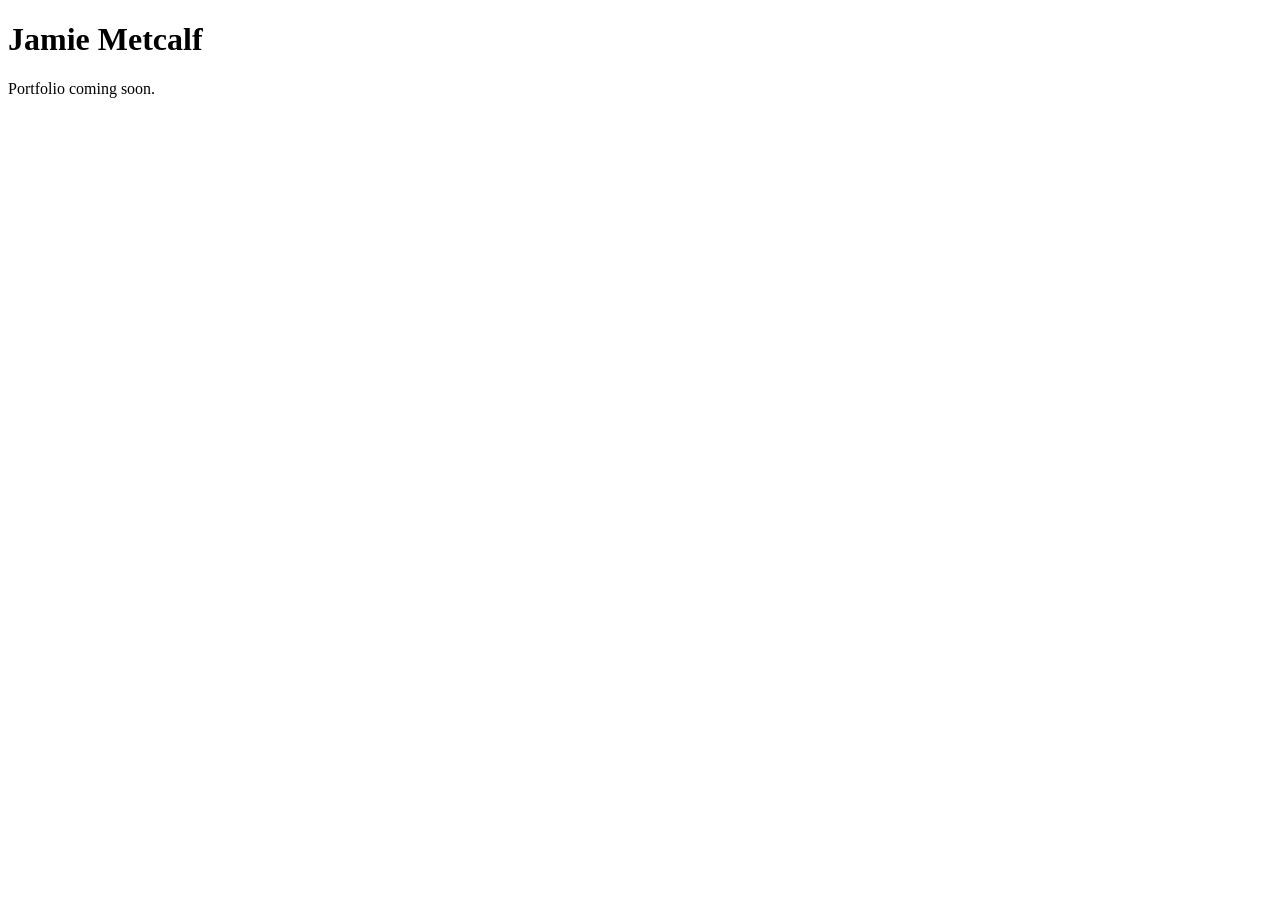
<file: index.html>
<!DOCTYPE html>
<html lang="en">
<head>
  <meta charset="UTF-8">
  <meta name="viewport" content="width=device-width, initial-scale=1.0">
  <title>Jamie Metcalf</title>
</head>
<body>
  <main>
    <h1>Jamie Metcalf</h1>
    <p>Portfolio coming soon.</p>
  </main>
</body>
</html>
</file>
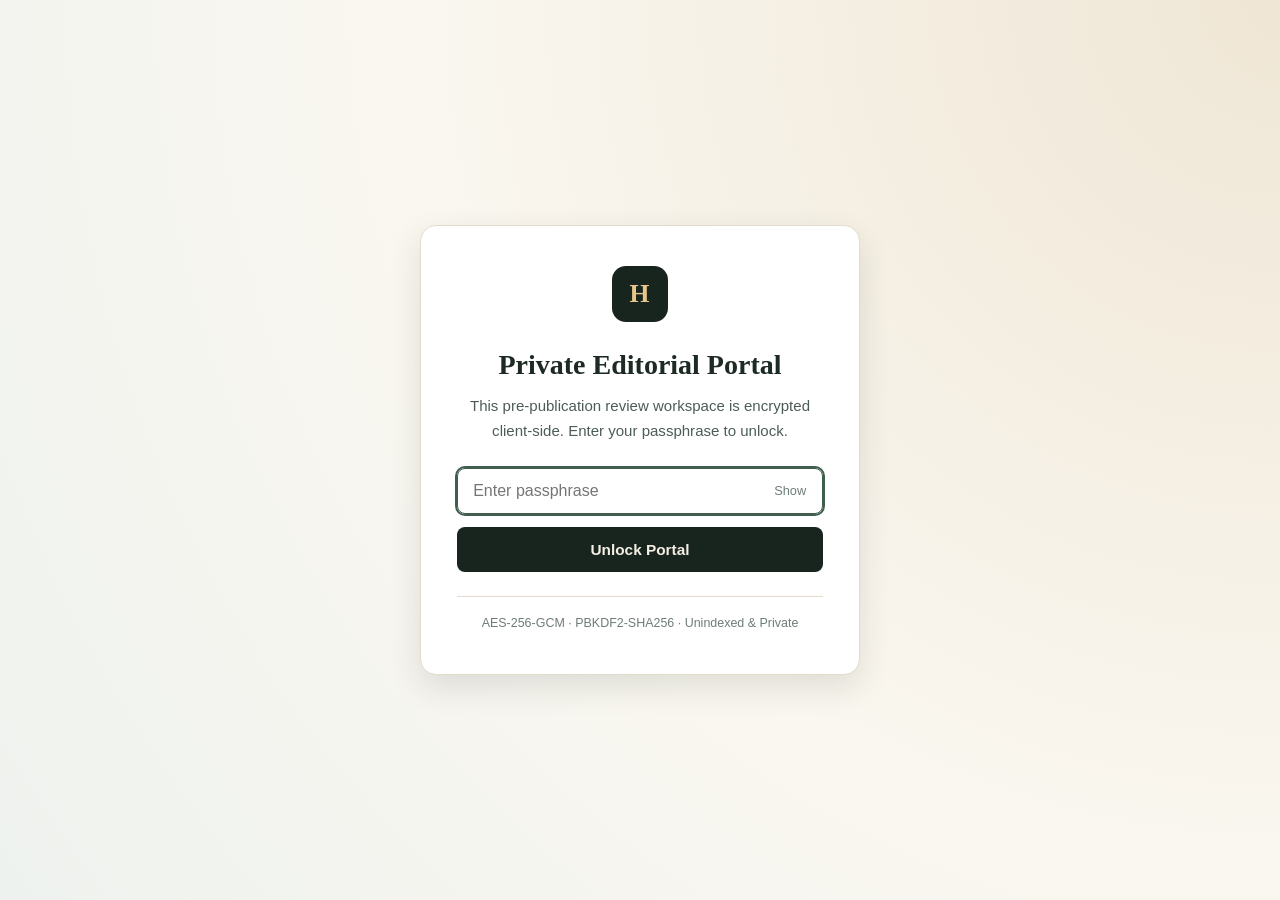
<file: hedged/index.html>
<!DOCTYPE html>
<html lang="en">
<head>
  <meta charset="UTF-8">
  <meta name="viewport" content="width=device-width, initial-scale=1.0">
  <meta name="robots" content="noindex, nofollow, noarchive, nosnippet, noimageindex, noai, noimageai">
  <meta name="googlebot" content="noindex, nofollow, noarchive, nosnippet">
  <meta name="bingbot" content="noindex, nofollow, noarchive, nosnippet">
  <meta name="GPTBot" content="noindex, nofollow">
  <meta name="ClaudeBot" content="noindex, nofollow">
  <meta name="referrer" content="no-referrer">
  <title>Private Editorial Portal</title>
  <link rel="stylesheet" href="./assets/styles.css">
</head>
<body data-page="portal" data-base-path=".">
  <div id="app">
    <div class="lock-screen">
      <div class="lock-card">
        <div class="lock-emblem">H</div>
        <h1>Loading Private Portal…</h1>
        <noscript><p>JavaScript and Web Crypto API are required to decrypt this private portal.</p></noscript>
      </div>
    </div>
  </div>
  <script type="module" src="./assets/app.js"></script>
</body>
</html>
</file>
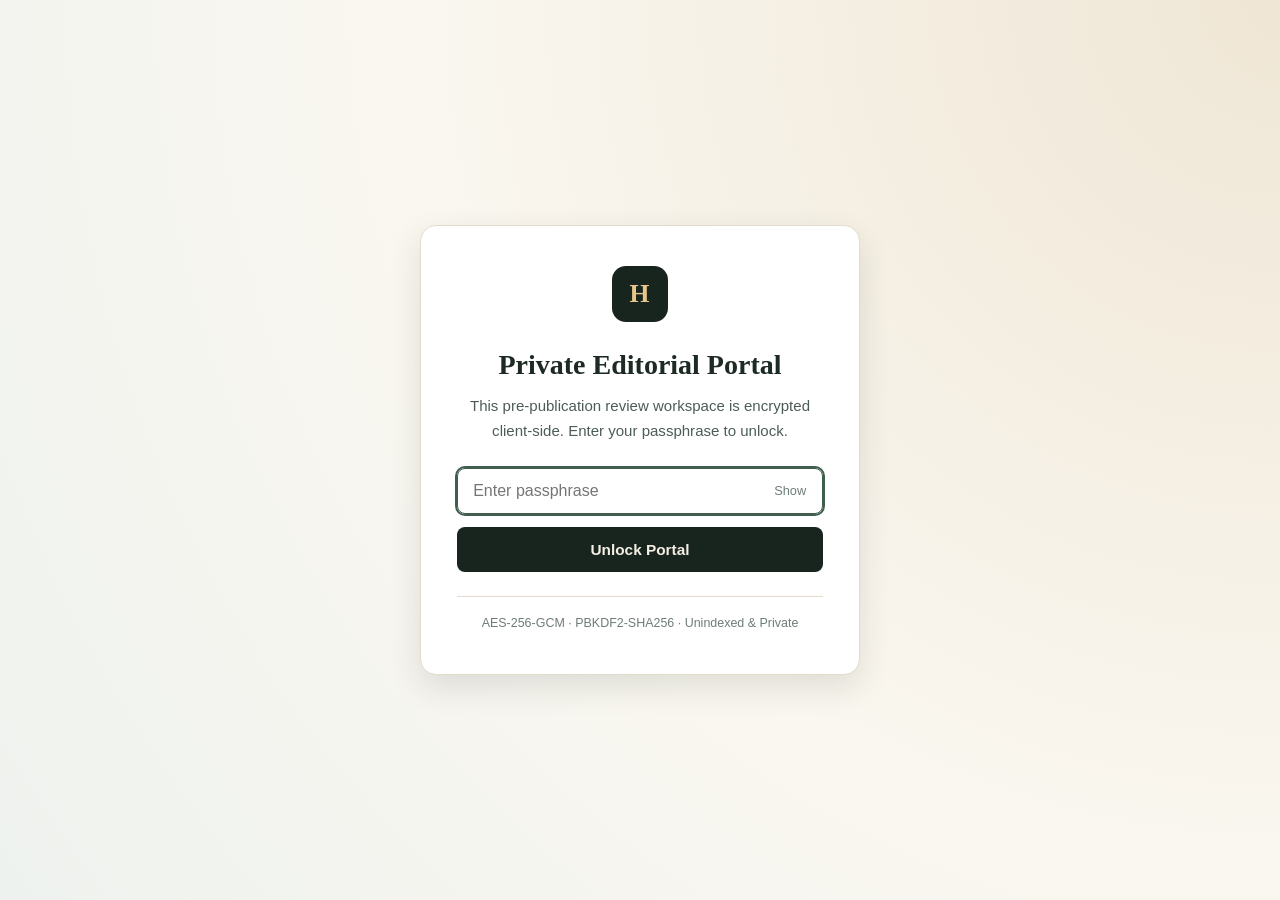
<file: hedged/reviewers/01-martha.html>
<!DOCTYPE html>
<html lang="en">
<head>
  <meta charset="UTF-8">
  <meta name="viewport" content="width=device-width, initial-scale=1.0">
  <meta name="robots" content="noindex, nofollow, noarchive, nosnippet, noimageindex, noai, noimageai">
  <meta name="googlebot" content="noindex, nofollow, noarchive, nosnippet">
  <meta name="bingbot" content="noindex, nofollow, noarchive, nosnippet">
  <meta name="GPTBot" content="noindex, nofollow">
  <meta name="ClaudeBot" content="noindex, nofollow">
  <meta name="referrer" content="no-referrer">
  <title>Private Reviewer Portal</title>
  <link rel="stylesheet" href="../assets/styles.css">
</head>
<body data-page="reviewer" data-reviewer-id="01-martha" data-base-path="..">
  <div id="app">
    <div class="lock-screen">
      <div class="lock-card">
        <div class="lock-emblem">H</div>
        <h1>Loading Private Portal…</h1>
        <noscript><p>JavaScript and Web Crypto API are required to decrypt this private portal.</p></noscript>
      </div>
    </div>
  </div>
  <script type="module" src="../assets/app.js"></script>
</body>
</html>
</file>
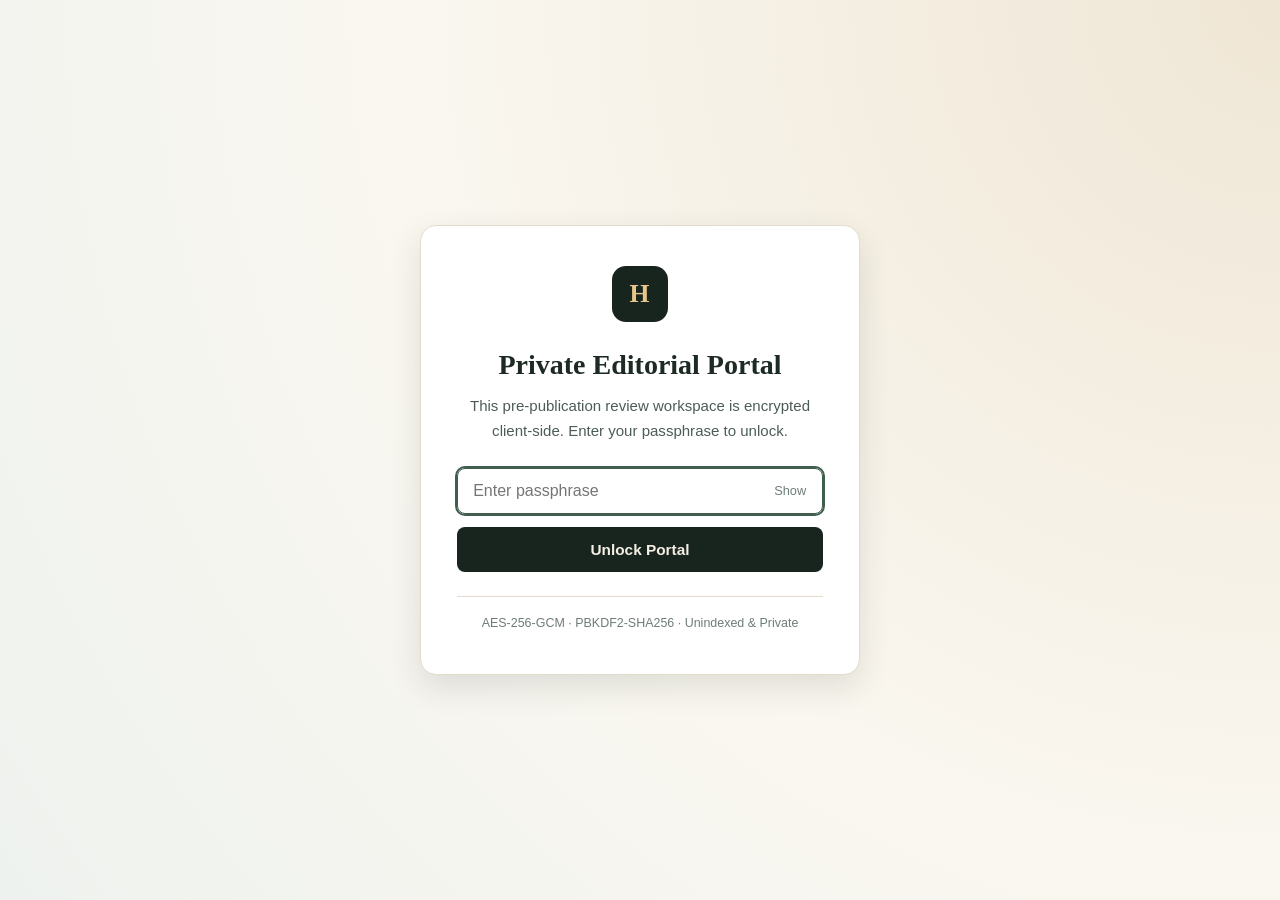
<file: hedged/reviewers/02-rachel.html>
<!DOCTYPE html>
<html lang="en">
<head>
  <meta charset="UTF-8">
  <meta name="viewport" content="width=device-width, initial-scale=1.0">
  <meta name="robots" content="noindex, nofollow, noarchive, nosnippet, noimageindex, noai, noimageai">
  <meta name="googlebot" content="noindex, nofollow, noarchive, nosnippet">
  <meta name="bingbot" content="noindex, nofollow, noarchive, nosnippet">
  <meta name="GPTBot" content="noindex, nofollow">
  <meta name="ClaudeBot" content="noindex, nofollow">
  <meta name="referrer" content="no-referrer">
  <title>Private Reviewer Portal</title>
  <link rel="stylesheet" href="../assets/styles.css">
</head>
<body data-page="reviewer" data-reviewer-id="02-rachel" data-base-path="..">
  <div id="app">
    <div class="lock-screen">
      <div class="lock-card">
        <div class="lock-emblem">H</div>
        <h1>Loading Private Portal…</h1>
        <noscript><p>JavaScript and Web Crypto API are required to decrypt this private portal.</p></noscript>
      </div>
    </div>
  </div>
  <script type="module" src="../assets/app.js"></script>
</body>
</html>
</file>
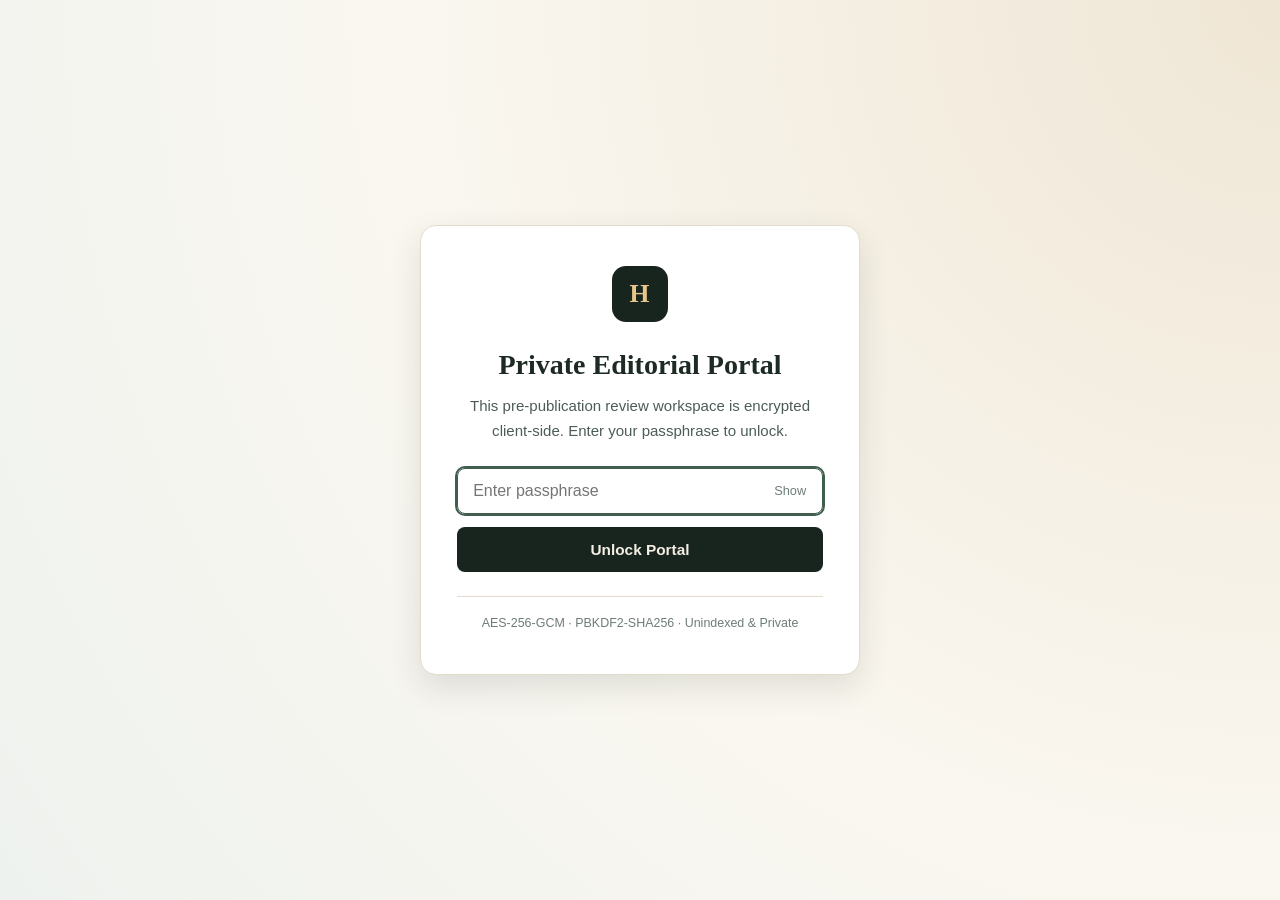
<file: hedged/reviewers/03-caleb.html>
<!DOCTYPE html>
<html lang="en">
<head>
  <meta charset="UTF-8">
  <meta name="viewport" content="width=device-width, initial-scale=1.0">
  <meta name="robots" content="noindex, nofollow, noarchive, nosnippet, noimageindex, noai, noimageai">
  <meta name="googlebot" content="noindex, nofollow, noarchive, nosnippet">
  <meta name="bingbot" content="noindex, nofollow, noarchive, nosnippet">
  <meta name="GPTBot" content="noindex, nofollow">
  <meta name="ClaudeBot" content="noindex, nofollow">
  <meta name="referrer" content="no-referrer">
  <title>Private Reviewer Portal</title>
  <link rel="stylesheet" href="../assets/styles.css">
</head>
<body data-page="reviewer" data-reviewer-id="03-caleb" data-base-path="..">
  <div id="app">
    <div class="lock-screen">
      <div class="lock-card">
        <div class="lock-emblem">H</div>
        <h1>Loading Private Portal…</h1>
        <noscript><p>JavaScript and Web Crypto API are required to decrypt this private portal.</p></noscript>
      </div>
    </div>
  </div>
  <script type="module" src="../assets/app.js"></script>
</body>
</html>
</file>
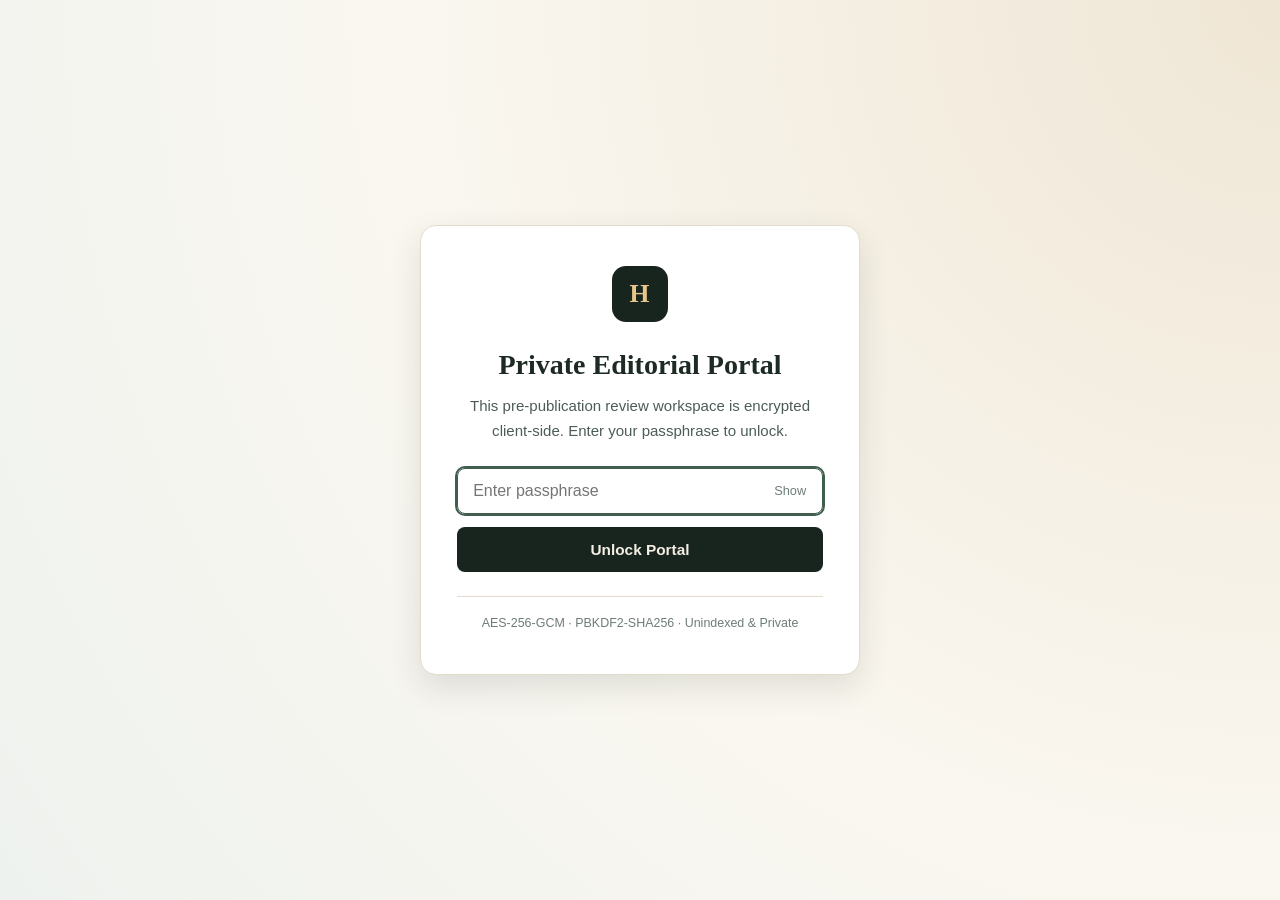
<file: hedged/reviewers/04-chloe.html>
<!DOCTYPE html>
<html lang="en">
<head>
  <meta charset="UTF-8">
  <meta name="viewport" content="width=device-width, initial-scale=1.0">
  <meta name="robots" content="noindex, nofollow, noarchive, nosnippet, noimageindex, noai, noimageai">
  <meta name="googlebot" content="noindex, nofollow, noarchive, nosnippet">
  <meta name="bingbot" content="noindex, nofollow, noarchive, nosnippet">
  <meta name="GPTBot" content="noindex, nofollow">
  <meta name="ClaudeBot" content="noindex, nofollow">
  <meta name="referrer" content="no-referrer">
  <title>Private Reviewer Portal</title>
  <link rel="stylesheet" href="../assets/styles.css">
</head>
<body data-page="reviewer" data-reviewer-id="04-chloe" data-base-path="..">
  <div id="app">
    <div class="lock-screen">
      <div class="lock-card">
        <div class="lock-emblem">H</div>
        <h1>Loading Private Portal…</h1>
        <noscript><p>JavaScript and Web Crypto API are required to decrypt this private portal.</p></noscript>
      </div>
    </div>
  </div>
  <script type="module" src="../assets/app.js"></script>
</body>
</html>
</file>
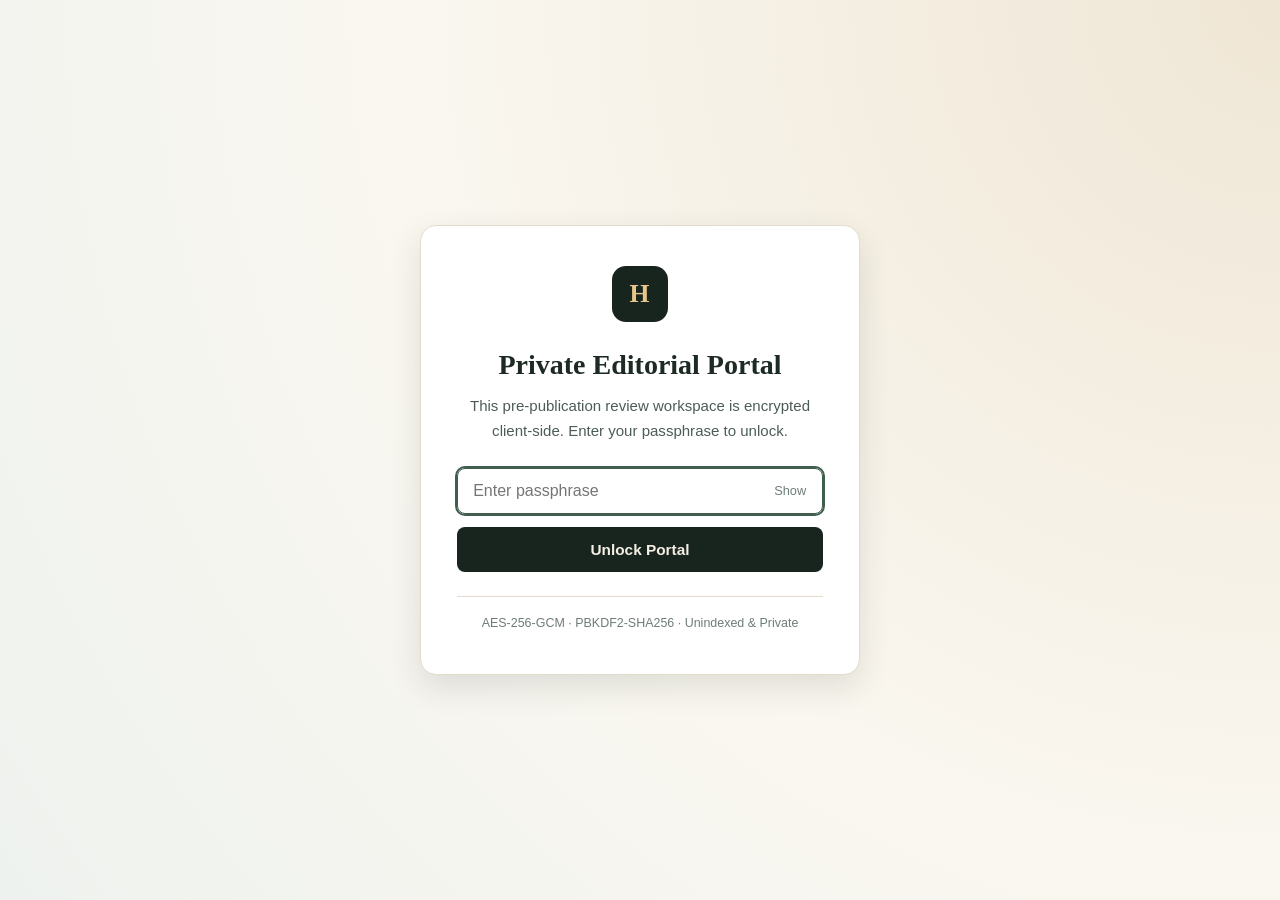
<file: hedged/reviewers/05-graham.html>
<!DOCTYPE html>
<html lang="en">
<head>
  <meta charset="UTF-8">
  <meta name="viewport" content="width=device-width, initial-scale=1.0">
  <meta name="robots" content="noindex, nofollow, noarchive, nosnippet, noimageindex, noai, noimageai">
  <meta name="googlebot" content="noindex, nofollow, noarchive, nosnippet">
  <meta name="bingbot" content="noindex, nofollow, noarchive, nosnippet">
  <meta name="GPTBot" content="noindex, nofollow">
  <meta name="ClaudeBot" content="noindex, nofollow">
  <meta name="referrer" content="no-referrer">
  <title>Private Reviewer Portal</title>
  <link rel="stylesheet" href="../assets/styles.css">
</head>
<body data-page="reviewer" data-reviewer-id="05-graham" data-base-path="..">
  <div id="app">
    <div class="lock-screen">
      <div class="lock-card">
        <div class="lock-emblem">H</div>
        <h1>Loading Private Portal…</h1>
        <noscript><p>JavaScript and Web Crypto API are required to decrypt this private portal.</p></noscript>
      </div>
    </div>
  </div>
  <script type="module" src="../assets/app.js"></script>
</body>
</html>
</file>
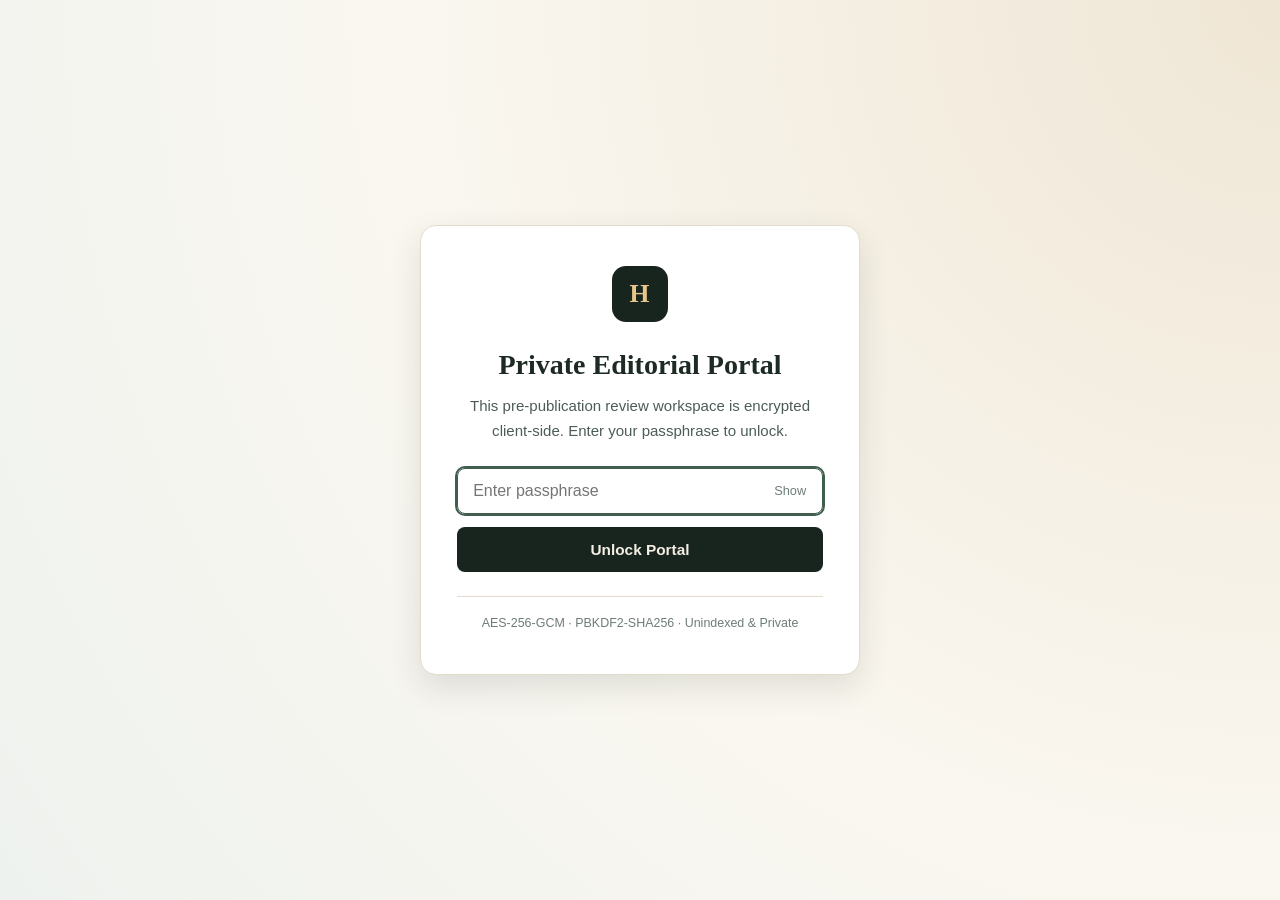
<file: hedged/reviewers/06-devon.html>
<!DOCTYPE html>
<html lang="en">
<head>
  <meta charset="UTF-8">
  <meta name="viewport" content="width=device-width, initial-scale=1.0">
  <meta name="robots" content="noindex, nofollow, noarchive, nosnippet, noimageindex, noai, noimageai">
  <meta name="googlebot" content="noindex, nofollow, noarchive, nosnippet">
  <meta name="bingbot" content="noindex, nofollow, noarchive, nosnippet">
  <meta name="GPTBot" content="noindex, nofollow">
  <meta name="ClaudeBot" content="noindex, nofollow">
  <meta name="referrer" content="no-referrer">
  <title>Private Reviewer Portal</title>
  <link rel="stylesheet" href="../assets/styles.css">
</head>
<body data-page="reviewer" data-reviewer-id="06-devon" data-base-path="..">
  <div id="app">
    <div class="lock-screen">
      <div class="lock-card">
        <div class="lock-emblem">H</div>
        <h1>Loading Private Portal…</h1>
        <noscript><p>JavaScript and Web Crypto API are required to decrypt this private portal.</p></noscript>
      </div>
    </div>
  </div>
  <script type="module" src="../assets/app.js"></script>
</body>
</html>
</file>
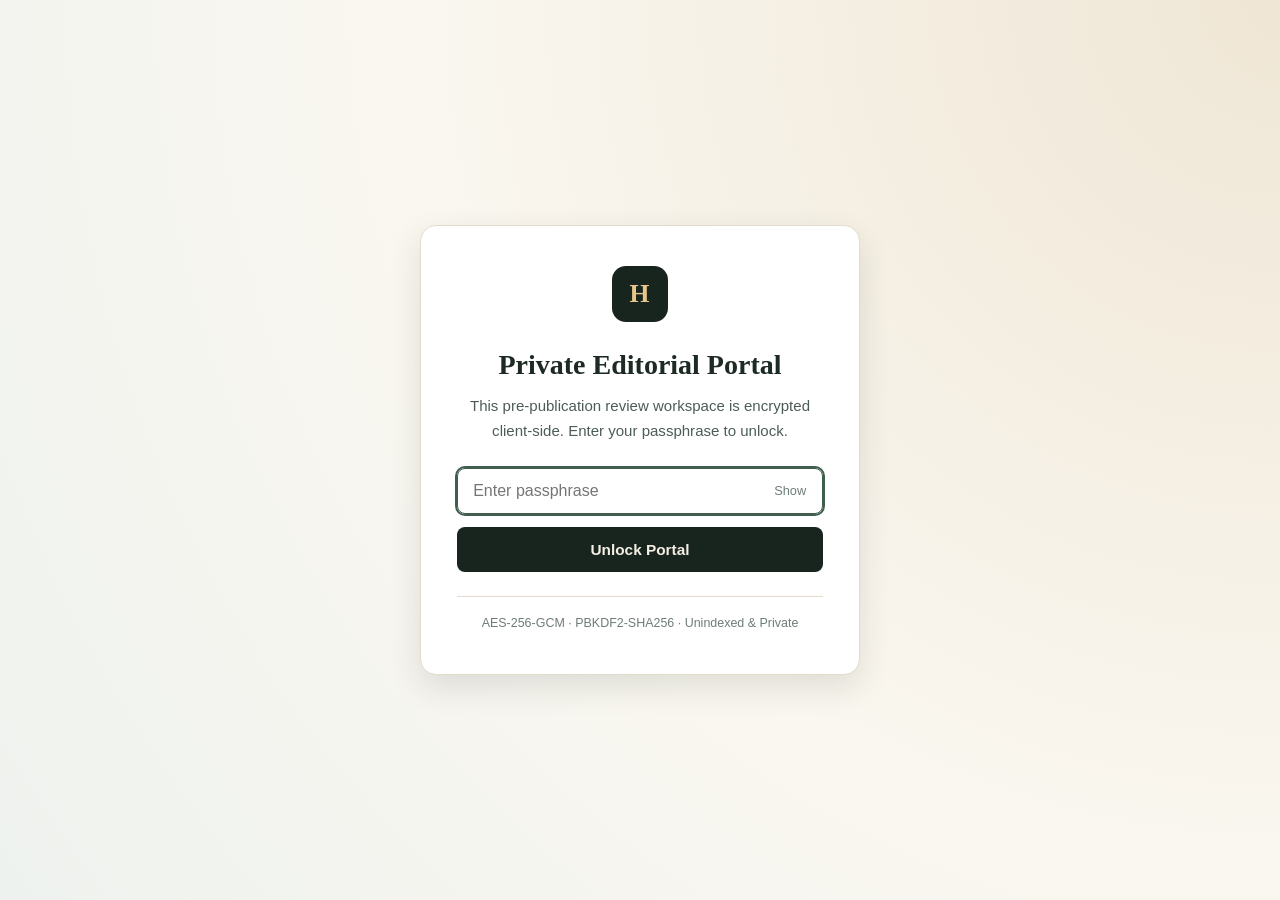
<file: hedged/reviewers/07-evelyn.html>
<!DOCTYPE html>
<html lang="en">
<head>
  <meta charset="UTF-8">
  <meta name="viewport" content="width=device-width, initial-scale=1.0">
  <meta name="robots" content="noindex, nofollow, noarchive, nosnippet, noimageindex, noai, noimageai">
  <meta name="googlebot" content="noindex, nofollow, noarchive, nosnippet">
  <meta name="bingbot" content="noindex, nofollow, noarchive, nosnippet">
  <meta name="GPTBot" content="noindex, nofollow">
  <meta name="ClaudeBot" content="noindex, nofollow">
  <meta name="referrer" content="no-referrer">
  <title>Private Reviewer Portal</title>
  <link rel="stylesheet" href="../assets/styles.css">
</head>
<body data-page="reviewer" data-reviewer-id="07-evelyn" data-base-path="..">
  <div id="app">
    <div class="lock-screen">
      <div class="lock-card">
        <div class="lock-emblem">H</div>
        <h1>Loading Private Portal…</h1>
        <noscript><p>JavaScript and Web Crypto API are required to decrypt this private portal.</p></noscript>
      </div>
    </div>
  </div>
  <script type="module" src="../assets/app.js"></script>
</body>
</html>
</file>
<file: hedged/assets/styles.css>
/* Private Editorial Portal Stylesheet — Zero external CDNs, zero trackers */
:root {
  --bg: #faf7f0;
  --bg-elevated: #ffffff;
  --bg-muted: #f2ece0;
  --bg-sidebar: #18241e;
  --bg-sidebar-hover: #24362d;
  --ink: #1d2b24;
  --ink-soft: #4c5d54;
  --ink-muted: #6e7d75;
  --ink-on-dark: #f4efe4;
  --ink-on-dark-muted: #a6b8ad;
  --border: #e4dccb;
  --border-strong: #cfc3ac;
  --sage: #3f5e4d;
  --sage-soft: #e8f0eb;
  --copper: #b86b2b;
  --copper-soft: #f9ede1;
  --gold: #c88a2e;
  --danger: #9e3a33;
  --danger-soft: #fbeae8;
  --info: #2f5566;
  --info-soft: #e7f0f4;
  --serif: "Iowan Old Style", "Palatino Linotype", "Book Antiqua", Georgia, Cambria, serif;
  --sans: -apple-system, BlinkMacSystemFont, "Segoe UI", Roboto, Oxygen, Ubuntu, sans-serif;
  --mono: ui-monospace, "SFMono-Regular", Menlo, Monaco, Consolas, monospace;
  --radius: 12px;
  --radius-sm: 8px;
  --shadow: 0 2px 10px rgba(29, 43, 36, 0.05);
  --shadow-lg: 0 12px 32px rgba(29, 43, 36, 0.12);
}

*, *::before, *::after { box-sizing: border-box; }

html { scroll-behavior: smooth; }

body {
  margin: 0;
  font-family: var(--sans);
  background: var(--bg);
  color: var(--ink);
  line-height: 1.65;
  -webkit-font-smoothing: antialiased;
}

a { color: var(--sage); text-decoration: none; }
a:hover { text-decoration: underline; }

/* Lock Screen */
.lock-screen {
  min-height: 100vh;
  display: flex;
  align-items: center;
  justify-content: center;
  padding: 2rem 1.25rem;
  background: radial-gradient(circle at top right, #efe6d5 0%, var(--bg) 55%, #eef2ee 100%);
}

.lock-card {
  width: 100%;
  max-width: 440px;
  background: var(--bg-elevated);
  border: 1px solid var(--border);
  border-radius: 16px;
  padding: 2.5rem 2.25rem;
  box-shadow: var(--shadow-lg);
  text-align: center;
}

.lock-emblem {
  width: 56px;
  height: 56px;
  margin: 0 auto 1.25rem;
  border-radius: 14px;
  background: var(--bg-sidebar);
  color: #e6c68a;
  display: flex;
  align-items: center;
  justify-content: center;
  font-family: var(--serif);
  font-size: 1.6rem;
  font-weight: 700;
  letter-spacing: 0.04em;
}

.lock-card h1 {
  font-family: var(--serif);
  font-size: 1.75rem;
  margin: 0 0 0.4rem;
  font-weight: 600;
  color: var(--ink);
}

.lock-card p {
  margin: 0 0 1.5rem;
  font-size: 0.94rem;
  color: var(--ink-soft);
}

.lock-form {
  display: flex;
  flex-direction: column;
  gap: 0.85rem;
  text-align: left;
}

.input-wrap {
  position: relative;
  display: flex;
  align-items: center;
}

.lock-input {
  width: 100%;
  padding: 0.8rem 2.75rem 0.8rem 0.95rem;
  font-size: 1rem;
  border: 1px solid var(--border-strong);
  border-radius: var(--radius-sm);
  background: var(--bg);
  color: var(--ink);
  font-family: var(--sans);
}

.lock-input:focus {
  outline: 2px solid var(--sage);
  border-color: var(--sage);
  background: #fff;
}

.toggle-vis {
  position: absolute;
  right: 0.6rem;
  background: none;
  border: none;
  color: var(--ink-muted);
  cursor: pointer;
  font-size: 0.8rem;
  padding: 0.3rem 0.45rem;
  border-radius: 4px;
}

.toggle-vis:hover { color: var(--ink); background: var(--bg-muted); }

.btn-primary {
  background: var(--bg-sidebar);
  color: var(--ink-on-dark);
  border: none;
  padding: 0.85rem 1.25rem;
  border-radius: var(--radius-sm);
  font-size: 0.96rem;
  font-weight: 600;
  cursor: pointer;
  transition: background 0.15s ease, transform 0.1s ease;
}

.btn-primary:hover { background: var(--sage); }
.btn-primary:disabled { opacity: 0.65; cursor: wait; }

.lock-error {
  color: var(--danger);
  background: var(--danger-soft);
  border: 1px solid #ecc6c2;
  border-radius: var(--radius-sm);
  padding: 0.6rem 0.85rem;
  font-size: 0.88rem;
  display: none;
}

.lock-error.visible { display: block; }

.lock-footnote {
  margin-top: 1.5rem;
  padding-top: 1rem;
  border-top: 1px solid var(--border);
  font-size: 0.78rem;
  color: var(--ink-muted);
}

/* App Shell */
.app-shell {
  display: grid;
  grid-template-columns: 276px minmax(0, 1fr);
  min-height: 100vh;
}

.sidebar {
  background: var(--bg-sidebar);
  color: var(--ink-on-dark);
  padding: 1.5rem 1.15rem;
  position: sticky;
  top: 0;
  height: 100vh;
  overflow-y: auto;
  display: flex;
  flex-direction: column;
  gap: 1.25rem;
  border-right: 1px solid #26382f;
}

.brand {
  padding-bottom: 1rem;
  border-bottom: 1px solid rgba(244, 239, 228, 0.12);
}

.brand-kicker {
  font-size: 0.7rem;
  text-transform: uppercase;
  letter-spacing: 0.12em;
  color: #d9b574;
  font-weight: 600;
}

.brand-title {
  font-family: var(--serif);
  font-size: 1.65rem;
  margin: 0.15rem 0 0.1rem;
  color: #fff;
  font-weight: 600;
}

.brand-sub {
  font-size: 0.8rem;
  color: var(--ink-on-dark-muted);
}

.nav-section-label {
  font-size: 0.68rem;
  text-transform: uppercase;
  letter-spacing: 0.11em;
  color: var(--ink-on-dark-muted);
  margin: 0 0 0.45rem 0.5rem;
  font-weight: 600;
}

.nav-list {
  list-style: none;
  margin: 0;
  padding: 0;
  display: flex;
  flex-direction: column;
  gap: 0.25rem;
}

.nav-link {
  display: flex;
  align-items: center;
  gap: 0.65rem;
  padding: 0.55rem 0.65rem;
  border-radius: var(--radius-sm);
  color: var(--ink-on-dark);
  font-size: 0.88rem;
  transition: background 0.15s ease;
}

.nav-link:hover {
  background: var(--bg-sidebar-hover);
  text-decoration: none;
}

.nav-link.active {
  background: var(--sage);
  color: #fff;
  font-weight: 600;
}

.nav-avatar {
  width: 26px;
  height: 26px;
  border-radius: 7px;
  display: inline-flex;
  align-items: center;
  justify-content: center;
  font-size: 0.72rem;
  font-weight: 700;
  color: #fff;
  flex-shrink: 0;
}

.nav-meta {
  flex: 1;
  min-width: 0;
  display: flex;
  flex-direction: column;
  line-height: 1.25;
}

.nav-name {
  white-space: nowrap;
  overflow: hidden;
  text-overflow: ellipsis;
}

.nav-role {
  font-size: 0.7rem;
  color: var(--ink-on-dark-muted);
  white-space: nowrap;
  overflow: hidden;
  text-overflow: ellipsis;
}

.nav-star {
  font-size: 0.76rem;
  font-weight: 700;
  color: #e6c68a;
  flex-shrink: 0;
}

.sidebar-footer {
  margin-top: auto;
  padding-top: 1rem;
  border-top: 1px solid rgba(244, 239, 228, 0.12);
  display: flex;
  flex-direction: column;
  gap: 0.55rem;
}

.progress-pill {
  font-size: 0.78rem;
  color: var(--ink-on-dark-muted);
  background: rgba(255, 255, 255, 0.06);
  padding: 0.5rem 0.7rem;
  border-radius: var(--radius-sm);
}

.btn-ghost-dark {
  background: rgba(255, 255, 255, 0.08);
  color: var(--ink-on-dark);
  border: 1px solid rgba(255, 255, 255, 0.16);
  border-radius: var(--radius-sm);
  padding: 0.55rem 0.8rem;
  font-size: 0.82rem;
  cursor: pointer;
  font-weight: 500;
}

.btn-ghost-dark:hover { background: rgba(255, 255, 255, 0.16); }

/* Mobile Header */
.mobile-bar {
  display: none;
  position: sticky;
  top: 0;
  z-index: 40;
  background: var(--bg-sidebar);
  color: #fff;
  padding: 0.75rem 1rem;
  align-items: center;
  justify-content: space-between;
}

.mobile-bar button {
  background: rgba(255, 255, 255, 0.12);
  color: #fff;
  border: 1px solid rgba(255, 255, 255, 0.2);
  border-radius: 6px;
  padding: 0.4rem 0.75rem;
  font-size: 0.85rem;
  cursor: pointer;
}

/* Main Content */
.main-content {
  padding: 2.25rem 2.75rem 4rem;
  max-width: 1180px;
  width: 100%;
  margin: 0 auto;
}

.hero {
  margin-bottom: 2rem;
  padding-bottom: 1.5rem;
  border-bottom: 1px solid var(--border);
}

.kicker {
  display: inline-block;
  font-size: 0.74rem;
  text-transform: uppercase;
  letter-spacing: 0.1em;
  font-weight: 700;
  color: var(--copper);
  background: var(--copper-soft);
  padding: 0.22rem 0.65rem;
  border-radius: 999px;
  margin-bottom: 0.75rem;
}

.hero h1 {
  font-family: var(--serif);
  font-size: 2.35rem;
  line-height: 1.18;
  margin: 0 0 0.55rem;
  font-weight: 600;
}

.hero-lead {
  font-size: 1.02rem;
  color: var(--ink-soft);
  max-width: 78ch;
  margin: 0;
}

/* KPI Grid */
.kpi-grid {
  display: grid;
  grid-template-columns: repeat(auto-fit, minmax(175px, 1fr));
  gap: 0.9rem;
  margin: 1.5rem 0;
}

.kpi-card {
  background: var(--bg-elevated);
  border: 1px solid var(--border);
  border-radius: var(--radius);
  padding: 1.1rem 1.2rem;
  box-shadow: var(--shadow);
}

.kpi-label {
  font-size: 0.74rem;
  text-transform: uppercase;
  letter-spacing: 0.08em;
  color: var(--ink-muted);
  font-weight: 600;
}

.kpi-value {
  font-family: var(--serif);
  font-size: 1.85rem;
  font-weight: 700;
  color: var(--ink);
  margin: 0.2rem 0 0.1rem;
}

.kpi-sub {
  font-size: 0.8rem;
  color: var(--ink-soft);
}

.verdict-banner {
  background: linear-gradient(135deg, #f6efe2 0%, #edf3ee 100%);
  border: 1px solid var(--border-strong);
  border-left: 4px solid var(--copper);
  border-radius: var(--radius);
  padding: 1.15rem 1.35rem;
  margin: 1.25rem 0 2.25rem;
}

.verdict-banner strong { color: var(--ink); }

/* Section Headers */
.section-block {
  margin-bottom: 2.75rem;
  scroll-margin-top: 1.5rem;
}

.section-header {
  display: flex;
  flex-wrap: wrap;
  align-items: baseline;
  justify-content: space-between;
  gap: 0.75rem;
  margin-bottom: 1rem;
  border-bottom: 1px solid var(--border);
  padding-bottom: 0.55rem;
}

.section-header h2 {
  font-family: var(--serif);
  font-size: 1.55rem;
  margin: 0;
  font-weight: 600;
}

.section-sub {
  font-size: 0.88rem;
  color: var(--ink-muted);
}

/* Reviewer Cards Grid */
.reviewer-grid {
  display: grid;
  grid-template-columns: repeat(auto-fill, minmax(290px, 1fr));
  gap: 1rem;
}

.reviewer-card {
  display: flex;
  flex-direction: column;
  gap: 0.7rem;
  background: var(--bg-elevated);
  border: 1px solid var(--border);
  border-radius: var(--radius);
  padding: 1.2rem 1.25rem;
  box-shadow: var(--shadow);
  color: inherit;
  transition: transform 0.15s ease, border-color 0.15s ease, box-shadow 0.15s ease;
}

.reviewer-card:hover {
  transform: translateY(-2px);
  border-color: var(--sage);
  box-shadow: var(--shadow-lg);
  text-decoration: none;
}

.rc-top {
  display: flex;
  align-items: center;
  gap: 0.8rem;
}

.rc-avatar {
  width: 44px;
  height: 44px;
  border-radius: 11px;
  color: #fff;
  display: flex;
  align-items: center;
  justify-content: center;
  font-family: var(--serif);
  font-size: 1.15rem;
  font-weight: 700;
  flex-shrink: 0;
}

.rc-name {
  font-family: var(--serif);
  font-size: 1.18rem;
  font-weight: 700;
  color: var(--ink);
  line-height: 1.2;
}

.rc-role {
  font-size: 0.8rem;
  color: var(--ink-soft);
}

.rc-badges {
  display: flex;
  flex-wrap: wrap;
  gap: 0.4rem;
}

.badge {
  display: inline-flex;
  align-items: center;
  gap: 0.25rem;
  font-size: 0.72rem;
  font-weight: 600;
  padding: 0.18rem 0.55rem;
  border-radius: 999px;
}

.badge-icp { background: var(--sage-soft); color: var(--sage); }
.badge-skeptic { background: var(--danger-soft); color: var(--danger); }
.badge-model { background: var(--bg-muted); color: var(--ink-soft); }
.badge-pdf { background: var(--info-soft); color: var(--info); }
.badge-star { background: #fdf3df; color: #9a6416; }

.rc-headline {
  font-family: var(--serif);
  font-style: italic;
  font-size: 0.96rem;
  color: var(--ink);
  margin: 0;
}

.rc-footer {
  margin-top: auto;
  padding-top: 0.65rem;
  border-top: 1px solid var(--bg-muted);
  display: flex;
  justify-content: space-between;
  align-items: center;
  font-size: 0.8rem;
  color: var(--sage);
  font-weight: 600;
}

/* Filter Bar & Triage Table */
.controls-bar {
  display: flex;
  flex-wrap: wrap;
  gap: 0.65rem;
  align-items: center;
  justify-content: space-between;
  margin-bottom: 1rem;
}

.pill-group {
  display: flex;
  flex-wrap: wrap;
  gap: 0.4rem;
}

.filter-pill {
  background: var(--bg-elevated);
  border: 1px solid var(--border-strong);
  color: var(--ink-soft);
  padding: 0.42rem 0.85rem;
  border-radius: 999px;
  font-size: 0.82rem;
  font-weight: 600;
  cursor: pointer;
}

.filter-pill.active {
  background: var(--bg-sidebar);
  color: #fff;
  border-color: var(--bg-sidebar);
}

.search-input {
  padding: 0.45rem 0.85rem;
  border: 1px solid var(--border-strong);
  border-radius: 999px;
  background: var(--bg-elevated);
  font-size: 0.86rem;
  min-width: 230px;
  color: var(--ink);
}

.triage-list {
  display: flex;
  flex-direction: column;
  gap: 0.75rem;
}

.triage-item {
  background: var(--bg-elevated);
  border: 1px solid var(--border);
  border-radius: var(--radius);
  padding: 1rem 1.15rem;
  display: grid;
  grid-template-columns: 28px minmax(0, 1fr);
  gap: 0.85rem;
  align-items: start;
  box-shadow: var(--shadow);
  transition: opacity 0.15s ease;
}

.triage-item.checked {
  opacity: 0.62;
  background: #f6f4ee;
}

.triage-item.checked .triage-title {
  text-decoration: line-through;
}

.triage-check {
  width: 20px;
  height: 20px;
  margin-top: 0.15rem;
  accent-color: var(--sage);
  cursor: pointer;
}

.triage-head {
  display: flex;
  flex-wrap: wrap;
  align-items: center;
  gap: 0.5rem;
  margin-bottom: 0.35rem;
}

.prio-tag {
  font-family: var(--mono);
  font-size: 0.72rem;
  font-weight: 700;
  padding: 0.15rem 0.5rem;
  border-radius: 5px;
}

.prio-P0 { background: var(--danger-soft); color: var(--danger); border: 1px solid #e7bab6; }
.prio-P1 { background: var(--copper-soft); color: #8c4d19; border: 1px solid #e7c9ac; }
.prio-P2 { background: var(--sage-soft); color: var(--sage); border: 1px solid #bfd3c6; }

.triage-title {
  font-weight: 700;
  font-size: 0.95rem;
  color: var(--ink);
}

.triage-consensus {
  margin-left: auto;
  font-size: 0.78rem;
  color: var(--ink-muted);
  font-weight: 600;
}

.triage-evidence {
  font-size: 0.87rem;
  color: var(--ink-soft);
  margin: 0.25rem 0 0.45rem;
}

.triage-rec {
  font-size: 0.88rem;
  color: var(--ink);
  background: var(--bg);
  border-left: 3px solid var(--sage);
  padding: 0.5rem 0.75rem;
  border-radius: 0 6px 6px 0;
}

/* Heatmap */
.heatmap-wrap {
  background: var(--bg-elevated);
  border: 1px solid var(--border);
  border-radius: var(--radius);
  padding: 1.25rem;
  box-shadow: var(--shadow);
  overflow-x: auto;
}

.heatmap-table {
  width: 100%;
  border-collapse: separate;
  border-spacing: 5px;
  font-size: 0.85rem;
}

.heatmap-table th {
  text-align: center;
  font-size: 0.76rem;
  text-transform: uppercase;
  letter-spacing: 0.06em;
  color: var(--ink-muted);
  padding: 0.35rem 0.4rem;
}

.heatmap-table th:first-child { text-align: left; }

.hm-cell {
  text-align: center;
  font-weight: 700;
  border-radius: 7px;
  padding: 0.5rem 0.4rem;
  min-width: 68px;
}

.hm-name {
  font-weight: 600;
  white-space: nowrap;
  padding-right: 0.75rem;
}

.hm-mean-row td {
  border-top: 2px solid var(--border);
  padding-top: 0.6rem;
  font-weight: 700;
}

.sparkline-box {
  margin-top: 1.15rem;
  padding-top: 1rem;
  border-top: 1px solid var(--border);
}

/* Prose / Markdown Card */
.prose-card {
  background: var(--bg-elevated);
  border: 1px solid var(--border);
  border-radius: var(--radius);
  padding: 1.5rem 1.75rem;
  box-shadow: var(--shadow);
}

.md-body h2, .md-body h3, .md-body h4 {
  font-family: var(--serif);
  color: var(--ink);
  margin: 1.35rem 0 0.55rem;
  line-height: 1.25;
}

.md-body h2:first-child, .md-body h3:first-child { margin-top: 0; }

.md-body p { margin: 0 0 0.85rem; color: var(--ink); }

.md-body ul, .md-body ol {
  margin: 0 0 0.95rem;
  padding-left: 1.35rem;
}

.md-body li { margin-bottom: 0.4rem; }

.md-body blockquote {
  margin: 0.9rem 0;
  padding: 0.7rem 1rem;
  background: var(--bg);
  border-left: 3px solid var(--copper);
  color: var(--ink-soft);
  border-radius: 0 8px 8px 0;
}

.md-body code {
  font-family: var(--mono);
  font-size: 0.84em;
  background: var(--bg-muted);
  padding: 0.12rem 0.35rem;
  border-radius: 4px;
}

.md-body table {
  width: 100%;
  border-collapse: collapse;
  margin: 1rem 0;
  font-size: 0.87rem;
}

.md-body th, .md-body td {
  border: 1px solid var(--border);
  padding: 0.55rem 0.7rem;
  text-align: left;
  vertical-align: top;
}

.md-body th {
  background: var(--bg-muted);
  font-weight: 700;
  font-size: 0.8rem;
}

/* Tabs on Reviewer Subpage */
.tab-bar {
  display: flex;
  flex-wrap: wrap;
  gap: 0.4rem;
  border-bottom: 2px solid var(--border);
  margin-bottom: 1.5rem;
}

.tab-btn {
  background: none;
  border: none;
  border-bottom: 3px solid transparent;
  margin-bottom: -2px;
  padding: 0.7rem 1.05rem;
  font-size: 0.92rem;
  font-weight: 600;
  color: var(--ink-muted);
  cursor: pointer;
}

.tab-btn:hover { color: var(--ink); }
.tab-btn.active {
  color: var(--sage);
  border-bottom-color: var(--sage);
}

/* Scorecard Bars */
.scorecard-grid {
  display: grid;
  grid-template-columns: repeat(auto-fit, minmax(280px, 1fr));
  gap: 0.85rem;
  margin-bottom: 1.5rem;
}

.score-row {
  background: var(--bg);
  border: 1px solid var(--border);
  border-radius: var(--radius-sm);
  padding: 0.85rem 1rem;
}

.score-top {
  display: flex;
  justify-content: space-between;
  font-size: 0.86rem;
  font-weight: 700;
  margin-bottom: 0.4rem;
}

.score-track {
  height: 8px;
  background: var(--border);
  border-radius: 999px;
  overflow: hidden;
  margin-bottom: 0.45rem;
}

.score-fill {
  height: 100%;
  border-radius: 999px;
  background: var(--sage);
}

.score-note {
  font-size: 0.82rem;
  color: var(--ink-soft);
}

/* Public ARC Review Card */
.goodreads-card {
  background: var(--bg-elevated);
  border: 1px solid var(--border-strong);
  border-radius: 14px;
  padding: 1.75rem 2rem;
  box-shadow: var(--shadow);
}

.gr-stars {
  font-size: 1.35rem;
  color: var(--gold);
  letter-spacing: 0.08em;
}

/* Sitting Accordion */
.sitting-card {
  background: var(--bg-elevated);
  border: 1px solid var(--border);
  border-radius: var(--radius);
  margin-bottom: 0.85rem;
  overflow: hidden;
  box-shadow: var(--shadow);
}

.sitting-card summary {
  padding: 0.95rem 1.2rem;
  cursor: pointer;
  display: flex;
  flex-wrap: wrap;
  align-items: center;
  justify-content: space-between;
  gap: 0.65rem;
  font-weight: 700;
  background: #fcfaf5;
  list-style: none;
}

.sitting-card summary::-webkit-details-marker { display: none; }

.sitting-body {
  padding: 1.15rem 1.35rem;
  border-top: 1px solid var(--border);
}

/* Prev/Next Nav */
.pager {
  display: flex;
  justify-content: space-between;
  gap: 1rem;
  margin-top: 2.5rem;
  padding-top: 1.25rem;
  border-top: 1px solid var(--border);
}

.pager a {
  background: var(--bg-elevated);
  border: 1px solid var(--border-strong);
  padding: 0.65rem 1rem;
  border-radius: var(--radius-sm);
  font-size: 0.88rem;
  font-weight: 600;
  color: var(--ink);
}

.pager a:hover {
  border-color: var(--sage);
  text-decoration: none;
}

/* KDP Checklist */
.kdp-list {
  display: flex;
  flex-direction: column;
  gap: 0.55rem;
  margin-bottom: 1.25rem;
}

.kdp-item {
  display: flex;
  align-items: flex-start;
  gap: 0.75rem;
  background: var(--bg-elevated);
  border: 1px solid var(--border);
  border-radius: var(--radius-sm);
  padding: 0.75rem 1rem;
  font-size: 0.9rem;
}

.kdp-item.checked {
  opacity: 0.6;
  text-decoration: line-through;
}

@media (max-width: 920px) {
  .app-shell { grid-template-columns: 1fr; }
  .mobile-bar { display: flex; }
  .sidebar {
    position: fixed;
    inset: 0 auto 0 0;
    width: 280px;
    z-index: 60;
    transform: translateX(-100%);
    transition: transform 0.2s ease;
  }
  .sidebar.open { transform: translateX(0); }
  .main-content { padding: 1.5rem 1.15rem 3rem; }
  .hero h1 { font-size: 1.85rem; }
}


/* v2 3-Track Consensus Extensions */
.track-strip {
  display: grid;
  grid-template-columns: repeat(auto-fit, minmax(210px, 1fr));
  gap: 0.75rem;
  margin: 1rem 0 1.5rem;
}

.track-chip {
  background: var(--bg-elevated);
  border: 1px solid var(--border);
  border-radius: var(--radius-sm);
  padding: 0.75rem 1rem;
  display: flex;
  justify-content: space-between;
  align-items: center;
  font-size: 0.86rem;
}

.track-chip strong {
  font-family: var(--serif);
  font-size: 1.15rem;
  color: var(--ink);
}

.agree-pill {
  display: inline-flex;
  align-items: center;
  font-family: var(--mono);
  font-size: 0.72rem;
  font-weight: 700;
  padding: 0.16rem 0.52rem;
  border-radius: 5px;
}

.agree-3 { background: #dff0e5; color: #1b5134; border: 1px solid #a8d4b7; }
.agree-2 { background: var(--copper-soft); color: #8c4d19; border: 1px solid #e7c9ac; }
.agree-1 { background: var(--bg-muted); color: var(--ink-muted); border: 1px solid var(--border-strong); }
.agree-obj { background: var(--danger-soft); color: var(--danger); border: 1px solid #e7bab6; }

.outlier-drawer {
  margin-top: 1.25rem;
  background: #f6f2e8;
  border: 1px dashed var(--border-strong);
  border-radius: var(--radius);
  overflow: hidden;
}

.outlier-drawer summary {
  padding: 0.85rem 1.15rem;
  cursor: pointer;
  font-weight: 600;
  font-size: 0.88rem;
  color: var(--ink-soft);
  list-style: none;
  display: flex;
  justify-content: space-between;
  align-items: center;
}

.outlier-drawer summary::-webkit-details-marker { display: none; }
.outlier-drawer-body { padding: 0 1rem 1rem; display: flex; flex-direction: column; gap: 0.65rem; }

.model-switcher {
  display: inline-flex;
  flex-wrap: wrap;
  gap: 0.35rem;
  background: var(--bg-muted);
  padding: 0.3rem;
  border-radius: 999px;
  margin-bottom: 1.1rem;
  border: 1px solid var(--border);
}

.model-switch-btn {
  border: none;
  background: transparent;
  padding: 0.38rem 0.85rem;
  border-radius: 999px;
  font-size: 0.82rem;
  font-weight: 600;
  color: var(--ink-soft);
  cursor: pointer;
}

.model-switch-btn.active {
  background: var(--bg-sidebar);
  color: #fff;
}

.track-score-row {
  display: flex;
  flex-wrap: wrap;
  gap: 0.45rem;
  font-size: 0.75rem;
  color: var(--ink-soft);
}

.track-mini {
  background: var(--bg-muted);
  border: 1px solid var(--border);
  border-radius: 6px;
  padding: 0.14rem 0.45rem;
  font-weight: 600;
}
</file>
